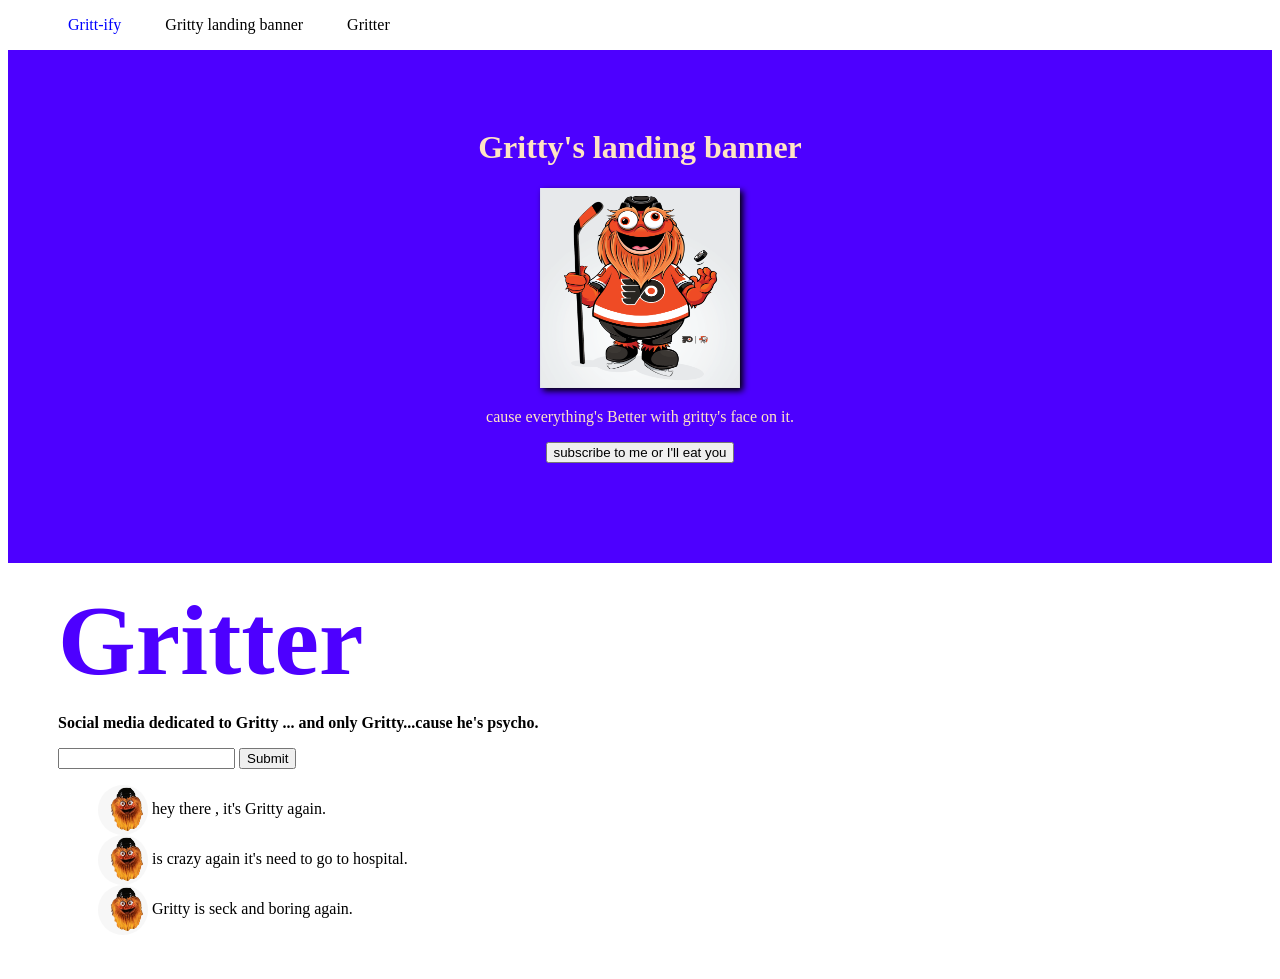
<file: devproject/index.html>
<!DOCTYPE html>
<html lang="en">
<head>
    <meta charset="UTF-8">
    <meta http-equiv="X-UA-Compatible" content="IE=edge">
    <meta name="viewport" content="width=device-width, initial-scale=1.0">
    <title>Gritty-ify</title>
    <link rel="stylesheet" href="./ressources/css/index.css">
</head>
<body>
     <!-- Navbar section -->
     <Nav class="Navbar">
         <Ul>
             <li><a class="blue" href=""> Gritt-ify</a></li>
             <li><a href=""> Gritty landing banner</a>  </li>
             <li><a href="">Gritter</a> </li>
         </Ul>
     </Nav>
    <!-- Banner section -->
    <div class="banner">
        <h1> Gritty's landing banner </h1>
        <img class="image"      src="./ressources/images/mstrking.png" alt="">
        <p> cause everything's  Better with gritty's face on it.</p>
        <button> subscribe to me or I'll eat you </button>
    </div>

    <!-- Gritter section -->
    <div class="gritter-section" >
        <span  class="bold" id="Gritter" > Gritter </span>
        <P class="bold">Social media dedicated to Gritty ...  and only Gritty...cause he's psycho.</P>
        <form action="">
            <input type="text"/>
            <input type="submit">
        </form>
        <div id="greets">
            <ul>
                <li>
                    <div class="avatar"></div> <span> hey there , it's Gritty again.</span>
                </li>
                <li>
                    <div class="avatar"></div> <span>  is crazy again  it's need to go to hospital.</span>
                </li>
                <li>
                    <div class="avatar"></div> <span> Gritty is seck and boring again.</span>
                </li>
                
            </ul>
        </div>
    </div>
</body>
</html>
</file>
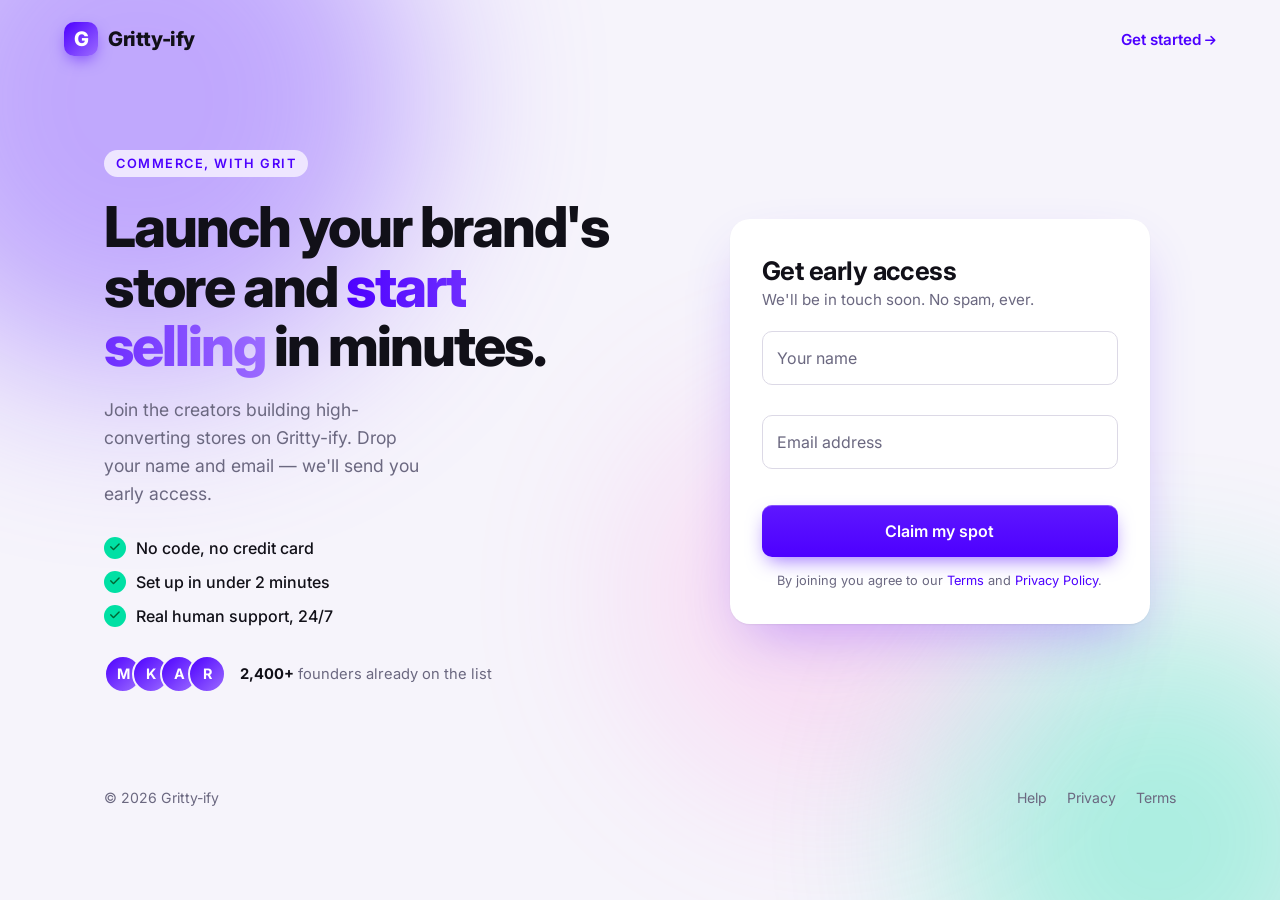
<file: devproject/landing-preview.html>
<!DOCTYPE html>
<html lang="en">
<head>
    <meta charset="UTF-8">
    <meta name="viewport" content="width=device-width, initial-scale=1.0">
    <meta name="description" content="Gritty-ify — launch your brand's store and start selling in minutes. Get early access.">
    <title>Gritty-ify — Get early access</title>
    <link rel="preconnect" href="https://fonts.googleapis.com">
    <link rel="preconnect" href="https://fonts.gstatic.com" crossorigin>
    <link href="https://fonts.googleapis.com/css2?family=Inter:wght@400;500;600;700;800&display=swap" rel="stylesheet">
    <link rel="stylesheet" href="https://cdnjs.cloudflare.com/ajax/libs/font-awesome/6.5.2/css/all.min.css">
    <style>
/* ===== Gritty-ify landing ===== */
:root {
    --brand: #4D00FF;
    --brand-dark: #3A00C2;
    --brand-soft: #EEE6FF;
    --accent: #00E0A4;
    --ink: #111018;
    --muted: #6B6880;
    --line: #DCD9E6;
    --card: #FFFFFF;
    --bg: #F6F4FB;
    --error: #D72C0D;
    --radius: 16px;
    --shadow: 0 1px 2px rgba(17, 16, 24, .06), 0 24px 60px -18px rgba(77, 0, 255, .3);
}

* { box-sizing: border-box; margin: 0; padding: 0; }
html { scroll-behavior: smooth; }
body {
    font-family: "Inter", system-ui, -apple-system, "Segoe UI", Roboto, sans-serif;
    color: var(--ink);
    background: var(--bg);
    min-height: 100vh;
    -webkit-font-smoothing: antialiased;
    overflow-x: hidden;
}
a { color: inherit; }

/* Background blobs */
.bg { position: fixed; inset: 0; z-index: -1; overflow: hidden; }
.blob { position: absolute; border-radius: 50%; filter: blur(90px); opacity: .5; animation: float 20s ease-in-out infinite alternate; }
.blob-1 { width: 560px; height: 560px; background: #8A5CFF; top: -180px; left: -140px; }
.blob-2 { width: 440px; height: 440px; background: var(--accent); bottom: -160px; right: -100px; opacity: .3; animation-delay: -7s; }
.blob-3 { width: 380px; height: 380px; background: #FF7AD9; top: 45%; left: 50%; opacity: .22; animation-delay: -13s; }
@keyframes float { to { transform: translate(70px, 50px) scale(1.12); } }

/* Topbar */
.topbar {
    display: flex; align-items: center; justify-content: space-between;
    padding: 22px clamp(20px, 5vw, 64px);
}
.brand { display: inline-flex; align-items: center; gap: 10px; font-weight: 800; font-size: 1.25rem; letter-spacing: -.02em; text-decoration: none; }
.brand-mark {
    display: grid; place-items: center; width: 34px; height: 34px; border-radius: 10px;
    background: linear-gradient(135deg, var(--brand), #9B6BFF); color: #fff; font-weight: 800;
    box-shadow: 0 6px 16px -4px rgba(77, 0, 255, .6);
}
.nav-cta { font-weight: 600; font-size: .95rem; text-decoration: none; color: var(--brand); }
.nav-cta .fa-arrow-right { font-size: .75rem; transition: transform .15s; }
.nav-cta:hover .fa-arrow-right { transform: translateX(3px); }

/* Hero layout */
.hero {
    display: grid;
    grid-template-columns: 1.05fr .95fr;
    gap: clamp(32px, 6vw, 80px);
    align-items: center;
    max-width: 1200px;
    margin: 0 auto;
    padding: clamp(32px, 6vw, 72px) clamp(20px, 5vw, 64px);
}
.eyebrow {
    display: inline-block; font-size: .8rem; font-weight: 600; text-transform: uppercase;
    letter-spacing: .12em; color: var(--brand);
    padding: 6px 12px; border-radius: 999px; background: var(--brand-soft); margin-bottom: 20px;
}
.hero h1 { font-size: clamp(2.2rem, 4.4vw, 3.6rem); line-height: 1.06; letter-spacing: -.035em; font-weight: 800; }
.accent {
    background: linear-gradient(90deg, var(--brand), #9B6BFF);
    -webkit-background-clip: text; background-clip: text; color: transparent;
}
.lede { margin-top: 20px; font-size: 1.1rem; line-height: 1.6; color: var(--muted); max-width: 30ch; }

.ticks { list-style: none; margin: 28px 0; display: grid; gap: 12px; }
.ticks li { display: flex; align-items: center; gap: 10px; font-weight: 500; }
.ticks i { display: grid; place-items: center; width: 22px; height: 22px; border-radius: 50%; background: var(--accent); color: #063; font-size: .7rem; }

.proof { display: flex; align-items: center; gap: 14px; }
.avatars { display: flex; }
.avatars span {
    display: grid; place-items: center; width: 38px; height: 38px; border-radius: 50%;
    background: linear-gradient(135deg, var(--brand), #9B6BFF); color: #fff; font-weight: 700; font-size: .9rem;
    border: 2px solid var(--bg); margin-left: -10px;
}
.avatars span:first-child { margin-left: 0; }
.proof p { font-size: .92rem; color: var(--muted); }
.proof strong { color: var(--ink); }

/* Signup card */
.signup-wrap { display: flex; justify-content: center; }
.signup {
    width: 100%; max-width: 420px; padding: 36px 32px;
    background: var(--card); border-radius: 20px; box-shadow: var(--shadow); position: relative;
    animation: rise .6s cubic-bezier(.2, .8, .2, 1) both;
}
@keyframes rise { from { opacity: 0; transform: translateY(18px); } }
.signup h2 { font-size: 1.6rem; font-weight: 700; letter-spacing: -.02em; }
.form-sub { margin-top: 4px; margin-bottom: 22px; color: var(--muted); font-size: .95rem; }

.field { position: relative; }
.field input {
    width: 100%; height: 54px; padding: 22px 14px 6px; font: inherit; font-size: 1rem;
    background: #fff; border: 1.5px solid var(--line); border-radius: 10px; outline: none;
    transition: border-color .15s, box-shadow .15s;
}
.field label { position: absolute; left: 15px; top: 50%; transform: translateY(-50%); color: var(--muted); pointer-events: none; transition: all .15s ease; }
.field input:focus, .field input:not(:placeholder-shown) { border-color: var(--brand); }
.field input:focus { box-shadow: 0 0 0 4px rgba(77, 0, 255, .15); }
.field input:focus + label, .field input:not(:placeholder-shown) + label { top: 16px; font-size: .72rem; font-weight: 600; color: var(--brand); }
.field.invalid input { border-color: var(--error); box-shadow: 0 0 0 4px rgba(215, 44, 13, .1); }
.field.invalid label { color: var(--error); }
.error { min-height: 20px; margin: 4px 0 6px; font-size: .83rem; color: var(--error); }

.btn-primary {
    position: relative; width: 100%; height: 52px; margin-top: 6px; font: inherit; font-weight: 600; font-size: 1rem;
    color: #fff; background: linear-gradient(180deg, #5E17FF, var(--brand)); border: 0; border-radius: 10px; cursor: pointer;
    box-shadow: 0 1px 0 rgba(255, 255, 255, .25) inset, 0 8px 20px -6px rgba(77, 0, 255, .6);
    transition: transform .1s, box-shadow .2s, filter .2s;
}
.btn-primary:hover { filter: brightness(1.08); box-shadow: 0 1px 0 rgba(255, 255, 255, .25) inset, 0 12px 26px -6px rgba(77, 0, 255, .7); }
.btn-primary:active { transform: translateY(1px); }
.btn-primary:focus-visible { outline: 3px solid rgba(77, 0, 255, .35); outline-offset: 2px; }
.btn-primary[disabled] { cursor: default; }
.spinner {
    display: none; position: absolute; inset: 0; margin: auto; width: 22px; height: 22px;
    border: 2.5px solid rgba(255, 255, 255, .4); border-top-color: #fff; border-radius: 50%; animation: spin .7s linear infinite;
}
.btn-primary.loading .btn-label { visibility: hidden; }
.btn-primary.loading .spinner { display: block; }
@keyframes spin { to { transform: rotate(360deg); } }

.fineprint { margin-top: 16px; text-align: center; font-size: .8rem; color: var(--muted); }
.fineprint a { color: var(--brand); text-decoration: none; }
.fineprint a:hover { text-decoration: underline; }

.success {
    position: absolute; inset: 0; display: flex; flex-direction: column; align-items: center; justify-content: center;
    gap: 8px; text-align: center; padding: 24px; background: #fff; border-radius: 20px; animation: rise .3s ease both;
}
.success[hidden] { display: none; }
.success i { font-size: 3rem; color: var(--accent); }
.success p { color: var(--muted); }

.foot {
    display: flex; align-items: center; justify-content: space-between; flex-wrap: wrap; gap: 12px;
    max-width: 1200px; margin: 0 auto; padding: 24px clamp(20px, 5vw, 64px); font-size: .88rem; color: var(--muted);
}
.foot-links { display: flex; gap: 20px; }
.foot-links a { text-decoration: none; }
.foot-links a:hover { color: var(--ink); }

@media (max-width: 880px) {
    .hero { grid-template-columns: 1fr; }
    .lede { max-width: none; }
    .hero-copy { text-align: center; }
    .ticks { justify-items: center; }
    .proof { justify-content: center; }
    .eyebrow { margin-inline: auto; }
}
@media (max-width: 480px) {
    .signup { padding: 28px 20px; }
    .nav-cta { display: none; }
}
@media (prefers-reduced-motion: reduce) {
    *, *::before, *::after { animation: none !important; transition: none !important; scroll-behavior: auto; }
}
</style>
</head>
<body>
    <div class="bg" aria-hidden="true">
        <span class="blob blob-1"></span>
        <span class="blob blob-2"></span>
        <span class="blob blob-3"></span>
    </div>

    <header class="topbar">
        <a class="brand" href="./index.html"><span class="brand-mark">G</span> Gritty-ify</a>
        <a class="nav-cta" href="#signup">Get started <i class="fa-solid fa-arrow-right"></i></a>
    </header>

    <main class="hero">
        <div class="hero-copy">
            <p class="eyebrow">Commerce, with grit</p>
            <h1>Launch your brand's store and <span class="accent">start selling</span> in minutes.</h1>
            <p class="lede">Join the creators building high-converting stores on Gritty-ify. Drop your name and email — we'll send you early access.</p>

            <ul class="ticks">
                <li><i class="fa-solid fa-check"></i> No code, no credit card</li>
                <li><i class="fa-solid fa-check"></i> Set up in under 2 minutes</li>
                <li><i class="fa-solid fa-check"></i> Real human support, 24/7</li>
            </ul>

            <div class="proof">
                <div class="avatars">
                    <span>M</span><span>K</span><span>A</span><span>R</span>
                </div>
                <p><strong>2,400+</strong> founders already on the list</p>
            </div>
        </div>

        <div class="signup-wrap" id="signup">
            <form class="signup" id="lead-form" novalidate>
                <h2>Get early access</h2>
                <p class="form-sub">We'll be in touch soon. No spam, ever.</p>

                <div class="field">
                    <input type="text" id="name" name="name" autocomplete="name" placeholder=" " required>
                    <label for="name">Your name</label>
                </div>
                <p class="error" id="name-error" role="alert"></p>

                <div class="field">
                    <input type="email" id="email" name="email" autocomplete="email" placeholder=" " required>
                    <label for="email">Email address</label>
                </div>
                <p class="error" id="email-error" role="alert"></p>

                <button type="submit" class="btn-primary" id="submit-btn">
                    <span class="btn-label">Claim my spot</span>
                    <span class="spinner" aria-hidden="true"></span>
                </button>

                <p class="fineprint">By joining you agree to our <a href="#">Terms</a> and <a href="#">Privacy Policy</a>.</p>

                <div class="success" id="success" hidden>
                    <i class="fa-solid fa-circle-check"></i>
                    <h3>You're on the list!</h3>
                    <p>Check your inbox — we'll send your early-access link shortly.</p>
                </div>
            </form>
        </div>
    </main>

    <footer class="foot">
        <span>&copy; <span id="year"></span> Gritty-ify</span>
        <div class="foot-links">
            <a href="#">Help</a><a href="#">Privacy</a><a href="#">Terms</a>
        </div>
    </footer>

    <script>
// Gritty-ify lead form -> your backend -> Telegram bot.
//
// SECURITY: never put your Telegram bot token in this file. It is public.
// This form posts the lead to your own backend endpoint (see api/lead.js),
// and the backend — holding the token as a secret — forwards it to Telegram.
(function () {
    // Where to send the lead. Point this at your deployed function.
    const ENDPOINT = '';

    const form = document.getElementById('lead-form');
    const name = document.getElementById('name');
    const email = document.getElementById('email');
    const nameError = document.getElementById('name-error');
    const emailError = document.getElementById('email-error');
    const submitBtn = document.getElementById('submit-btn');
    const success = document.getElementById('success');

    const EMAIL_RE = /^[^\s@]+@[^\s@]+\.[^\s@]{2,}$/;

    const yearEl = document.getElementById('year');
    if (yearEl) yearEl.textContent = new Date().getFullYear();

    function setError(input, el, message) {
        input.parentElement.classList.toggle('invalid', Boolean(message));
        el.textContent = message;
    }

    function loading(on) {
        submitBtn.classList.toggle('loading', on);
        submitBtn.disabled = on;
    }

    name.addEventListener('input', function () { setError(name, nameError, ''); });
    email.addEventListener('input', function () { setError(email, emailError, ''); });

    form.addEventListener('submit', async function (e) {
        e.preventDefault();

        const nameVal = name.value.trim();
        const emailVal = email.value.trim();
        let ok = true;

        if (nameVal.length < 2) { setError(name, nameError, 'Please enter your name'); ok = false; }
        if (!EMAIL_RE.test(emailVal)) { setError(email, emailError, 'Enter a valid email address'); ok = false; }
        if (!ok) return;

        loading(true);
        try {
            if (ENDPOINT) {
                const res = await fetch(ENDPOINT, {
                    method: 'POST',
                    headers: { 'Content-Type': 'application/json' },
                    body: JSON.stringify({ name: nameVal, email: emailVal, page: location.href, ts: new Date().toISOString() })
                });
                if (!res.ok) throw new Error('Bad response: ' + res.status);
            } else {
                await new Promise(r => setTimeout(r, 700)); // preview only
            }
            form.querySelectorAll('.field, .btn-primary, .fineprint, .error, h2, .form-sub')
                .forEach(function (el) { el.style.visibility = 'hidden'; });
            success.hidden = false;
        } catch (err) {
            setError(email, emailError, 'Something went wrong — please try again.');
            console.error(err);
        } finally {
            loading(false);
        }
    });
})();
</script>
</body>
</html>
</file>
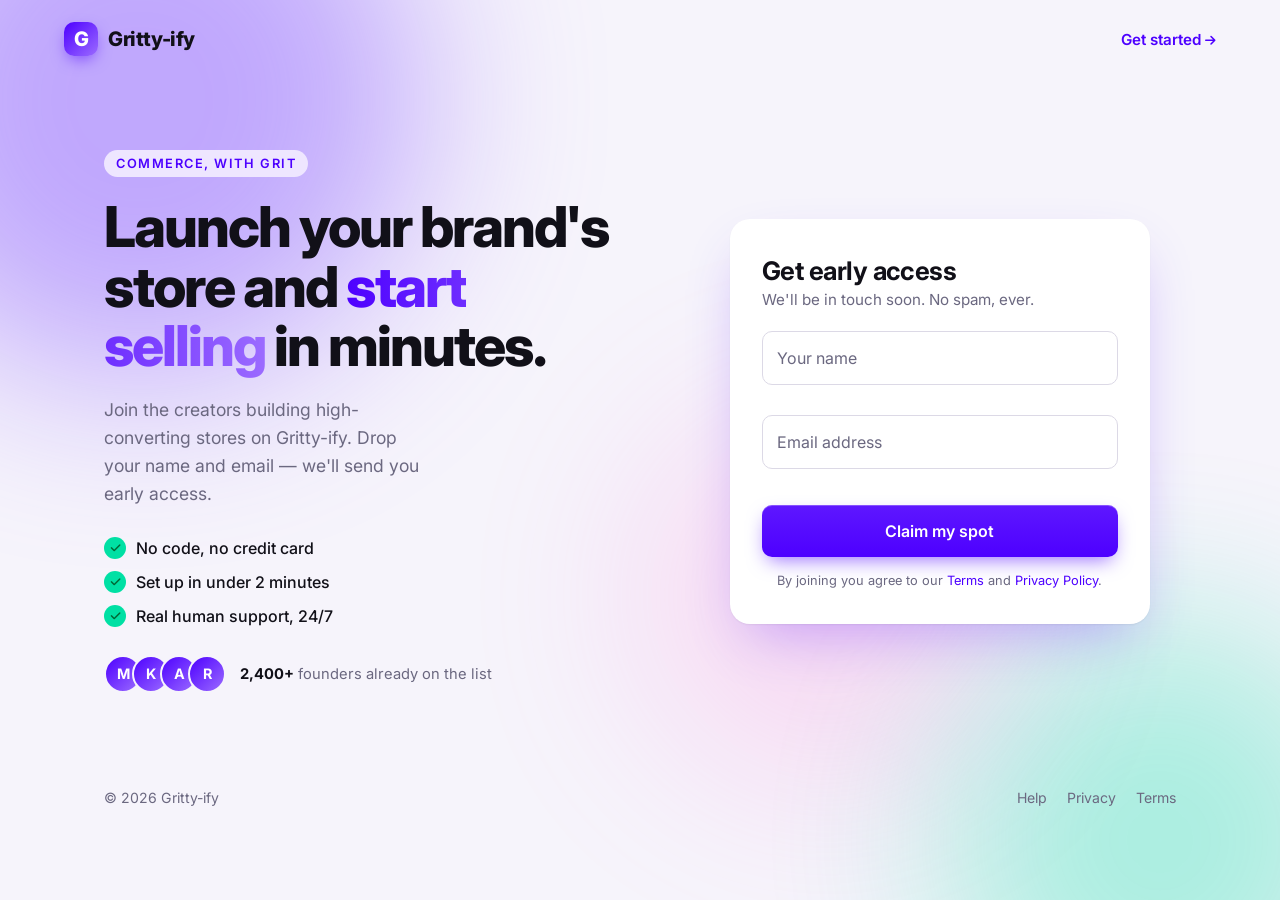
<file: devproject/landing.html>
<!DOCTYPE html>
<html lang="en">
<head>
    <meta charset="UTF-8">
    <meta name="viewport" content="width=device-width, initial-scale=1.0">
    <meta name="description" content="Gritty-ify — launch your brand's store and start selling in minutes. Get early access.">
    <title>Gritty-ify — Get early access</title>
    <link rel="preconnect" href="https://fonts.googleapis.com">
    <link rel="preconnect" href="https://fonts.gstatic.com" crossorigin>
    <link href="https://fonts.googleapis.com/css2?family=Inter:wght@400;500;600;700;800&display=swap" rel="stylesheet">
    <link rel="stylesheet" href="./ressources/css/all.min.css">
    <link rel="stylesheet" href="./ressources/css/landing.css">
</head>
<body>
    <div class="bg" aria-hidden="true">
        <span class="blob blob-1"></span>
        <span class="blob blob-2"></span>
        <span class="blob blob-3"></span>
    </div>

    <header class="topbar">
        <a class="brand" href="./index.html"><span class="brand-mark">G</span> Gritty-ify</a>
        <a class="nav-cta" href="#signup">Get started <i class="fa-solid fa-arrow-right"></i></a>
    </header>

    <main class="hero">
        <div class="hero-copy">
            <p class="eyebrow">Commerce, with grit</p>
            <h1>Launch your brand's store and <span class="accent">start selling</span> in minutes.</h1>
            <p class="lede">Join the creators building high-converting stores on Gritty-ify. Drop your name and email — we'll send you early access.</p>

            <ul class="ticks">
                <li><i class="fa-solid fa-check"></i> No code, no credit card</li>
                <li><i class="fa-solid fa-check"></i> Set up in under 2 minutes</li>
                <li><i class="fa-solid fa-check"></i> Real human support, 24/7</li>
            </ul>

            <div class="proof">
                <div class="avatars">
                    <span>M</span><span>K</span><span>A</span><span>R</span>
                </div>
                <p><strong>2,400+</strong> founders already on the list</p>
            </div>
        </div>

        <div class="signup-wrap" id="signup">
            <form class="signup" id="lead-form" novalidate>
                <h2>Get early access</h2>
                <p class="form-sub">We'll be in touch soon. No spam, ever.</p>

                <div class="field">
                    <input type="text" id="name" name="name" autocomplete="name" placeholder=" " required>
                    <label for="name">Your name</label>
                </div>
                <p class="error" id="name-error" role="alert"></p>

                <div class="field">
                    <input type="email" id="email" name="email" autocomplete="email" placeholder=" " required>
                    <label for="email">Email address</label>
                </div>
                <p class="error" id="email-error" role="alert"></p>

                <button type="submit" class="btn-primary" id="submit-btn">
                    <span class="btn-label">Claim my spot</span>
                    <span class="spinner" aria-hidden="true"></span>
                </button>

                <p class="fineprint">By joining you agree to our <a href="#">Terms</a> and <a href="#">Privacy Policy</a>.</p>

                <div class="success" id="success" hidden>
                    <i class="fa-solid fa-circle-check"></i>
                    <h3>You're on the list!</h3>
                    <p>Check your inbox — we'll send your early-access link shortly.</p>
                </div>
            </form>
        </div>
    </main>

    <footer class="foot">
        <span>&copy; <span id="year"></span> Gritty-ify</span>
        <div class="foot-links">
            <a href="#">Help</a><a href="#">Privacy</a><a href="#">Terms</a>
        </div>
    </footer>

    <script src="./ressources/js/landing.js"></script>
</body>
</html>
</file>
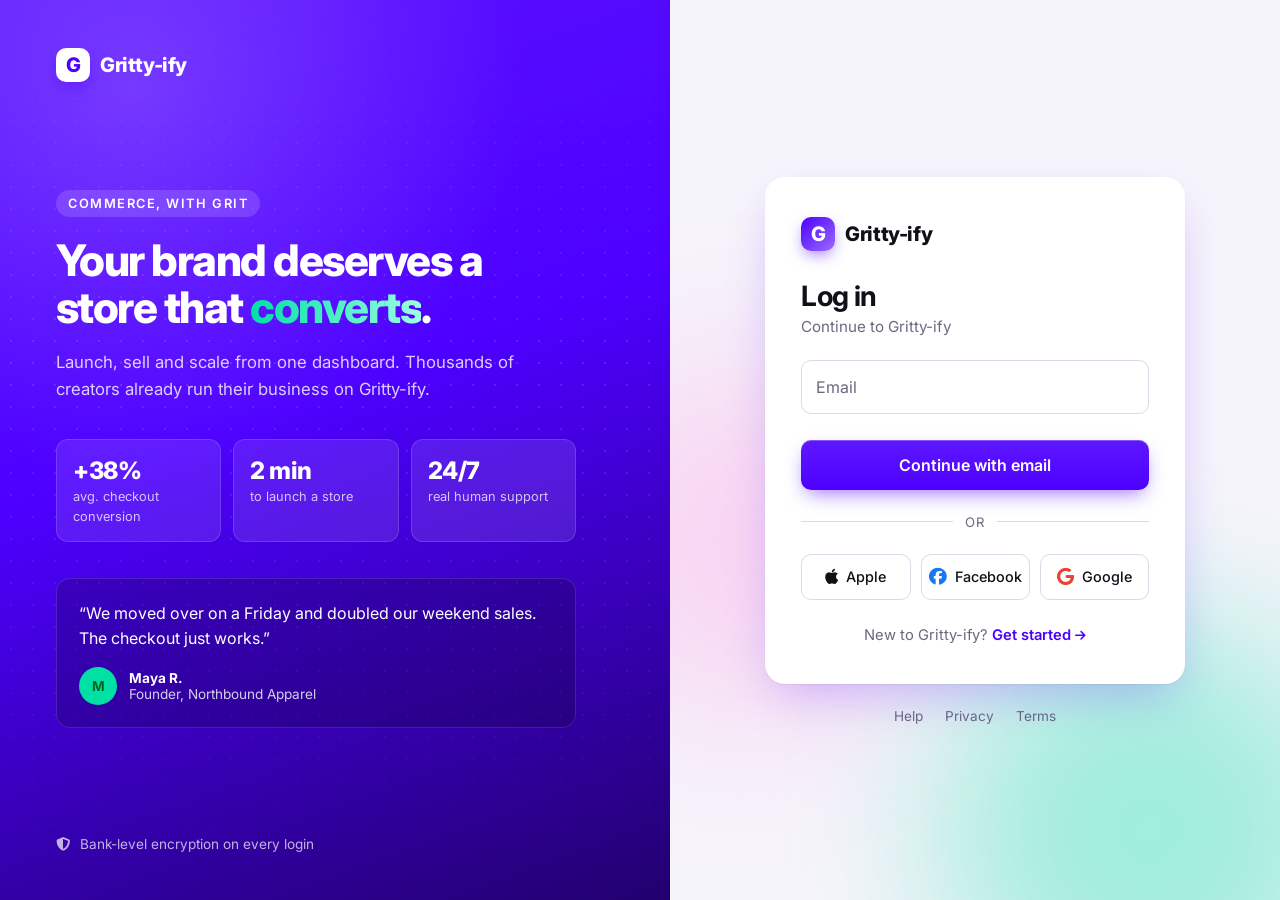
<file: devproject/login-preview.html>
<!DOCTYPE html>
<html lang="en">
<head>
    <meta charset="UTF-8">
    <meta name="viewport" content="width=device-width, initial-scale=1.0">
    <meta name="description" content="Log in to your Gritty-ify account and keep building your brand.">
    <title>Log in — Gritty-ify</title>
    <link rel="preconnect" href="https://fonts.googleapis.com">
    <link rel="preconnect" href="https://fonts.gstatic.com" crossorigin>
    <link href="https://fonts.googleapis.com/css2?family=Inter:wght@400;500;600;700;800&display=swap" rel="stylesheet">
    <link rel="stylesheet" href="https://cdnjs.cloudflare.com/ajax/libs/font-awesome/6.5.2/css/all.min.css">
    <style>
/* ===== Gritty-ify login ===== */
:root {
    --brand: #4D00FF;
    --brand-dark: #3A00C2;
    --brand-soft: #EEE6FF;
    --accent: #00E0A4;
    --ink: #111018;
    --muted: #6B6880;
    --line: #DCD9E6;
    --card: #FFFFFF;
    --bg: #F6F4FB;
    --error: #D72C0D;
    --radius: 14px;
    --shadow: 0 1px 2px rgba(17, 16, 24, .06), 0 20px 50px -12px rgba(77, 0, 255, .25);
}

* { box-sizing: border-box; margin: 0; padding: 0; }

html, body { height: 100%; }

body {
    font-family: "Inter", system-ui, -apple-system, "Segoe UI", Roboto, sans-serif;
    color: var(--ink);
    background: var(--bg);
    -webkit-font-smoothing: antialiased;
    overflow-x: hidden;
}

a { color: inherit; }

/* ---- Background blobs ---- */
.bg { position: fixed; inset: 0; z-index: -1; overflow: hidden; }
.blob {
    position: absolute;
    border-radius: 50%;
    filter: blur(80px);
    opacity: .55;
    animation: float 18s ease-in-out infinite alternate;
}
.blob-1 { width: 520px; height: 520px; background: #8A5CFF; top: -160px; left: -120px; }
.blob-2 { width: 420px; height: 420px; background: var(--accent); bottom: -140px; right: -80px; opacity: .35; animation-delay: -6s; }
.blob-3 { width: 360px; height: 360px; background: #FF7AD9; top: 40%; left: 45%; opacity: .25; animation-delay: -12s; }

@keyframes float {
    to { transform: translate(60px, 40px) scale(1.1); }
}

/* ---- Layout ---- */
.shell {
    min-height: 100%;
    display: grid;
    grid-template-columns: 1.1fr 1fr;
}

/* ---- Brand ---- */
.brand {
    display: inline-flex;
    align-items: center;
    gap: 10px;
    font-weight: 800;
    font-size: 1.25rem;
    letter-spacing: -.02em;
    text-decoration: none;
    color: var(--ink);
}
.brand-mark {
    display: grid;
    place-items: center;
    width: 34px;
    height: 34px;
    border-radius: 10px;
    background: linear-gradient(135deg, var(--brand), #9B6BFF);
    color: #fff;
    font-weight: 800;
    box-shadow: 0 6px 16px -4px rgba(77, 0, 255, .6);
}
.brand-light { color: #fff; }
.brand-light .brand-mark { background: #fff; color: var(--brand); }

/* ---- Marketing panel ---- */
.pitch {
    position: relative;
    display: flex;
    flex-direction: column;
    justify-content: space-between;
    padding: 48px 56px;
    color: #fff;
    background:
        radial-gradient(circle at 20% 10%, rgba(255, 255, 255, .18), transparent 40%),
        linear-gradient(160deg, #5B12FF 0%, var(--brand) 45%, #22006E 100%);
    overflow: hidden;
}
.pitch::after {
    content: "";
    position: absolute;
    inset: 0;
    background-image: radial-gradient(rgba(255, 255, 255, .12) 1px, transparent 1px);
    background-size: 22px 22px;
    mask-image: linear-gradient(to bottom, transparent, #000 40%, transparent);
    pointer-events: none;
}
.pitch > * { position: relative; z-index: 1; }

.pitch-body { max-width: 520px; }
.eyebrow {
    display: inline-block;
    font-size: .8rem;
    font-weight: 600;
    text-transform: uppercase;
    letter-spacing: .12em;
    padding: 6px 12px;
    border-radius: 999px;
    background: rgba(255, 255, 255, .14);
    margin-bottom: 20px;
}
.pitch h1 {
    font-size: clamp(2rem, 3.4vw, 3.1rem);
    line-height: 1.08;
    letter-spacing: -.035em;
    font-weight: 800;
}
.accent {
    background: linear-gradient(90deg, var(--accent), #9CFFE3);
    -webkit-background-clip: text;
    background-clip: text;
    color: transparent;
}
.lede {
    margin-top: 18px;
    font-size: 1.05rem;
    line-height: 1.6;
    color: rgba(255, 255, 255, .8);
}

.stats {
    list-style: none;
    display: grid;
    grid-template-columns: repeat(3, 1fr);
    gap: 12px;
    margin: 36px 0;
}
.stats li {
    padding: 16px;
    border-radius: 12px;
    background: rgba(255, 255, 255, .1);
    border: 1px solid rgba(255, 255, 255, .15);
    backdrop-filter: blur(6px);
}
.stats strong { display: block; font-size: 1.5rem; font-weight: 800; letter-spacing: -.02em; }
.stats span { font-size: .8rem; color: rgba(255, 255, 255, .75); }

.quote {
    padding: 22px;
    border-radius: var(--radius);
    background: rgba(0, 0, 0, .18);
    border: 1px solid rgba(255, 255, 255, .12);
}
.quote blockquote { font-size: 1rem; line-height: 1.55; }
.quote figcaption {
    display: flex;
    align-items: center;
    gap: 12px;
    margin-top: 16px;
    font-size: .85rem;
    color: rgba(255, 255, 255, .8);
}
.quote strong { color: #fff; }
.avatar {
    display: grid;
    place-items: center;
    width: 38px;
    height: 38px;
    border-radius: 50%;
    background: var(--accent);
    color: #062;
    font-weight: 700;
}
.pitch-foot { font-size: .85rem; color: rgba(255, 255, 255, .7); }
.pitch-foot i { margin-right: 6px; }

/* ---- Card ---- */
.card-wrap {
    display: flex;
    flex-direction: column;
    align-items: center;
    justify-content: center;
    padding: 40px 24px;
}
.card {
    position: relative;
    width: 100%;
    max-width: 420px;
    padding: 40px 36px;
    background: var(--card);
    border-radius: 20px;
    box-shadow: var(--shadow);
    animation: rise .6s cubic-bezier(.2, .8, .2, 1) both;
}
@keyframes rise {
    from { opacity: 0; transform: translateY(16px); }
}
.card h2 {
    margin-top: 28px;
    font-size: 1.75rem;
    font-weight: 700;
    letter-spacing: -.02em;
}
.subtitle { margin-top: 4px; color: var(--muted); font-size: .95rem; }

form { margin-top: 24px; }
.step { animation: fade .3s ease both; }
@keyframes fade { from { opacity: 0; transform: translateX(8px); } }

/* Floating label input */
.field { position: relative; }
.field input {
    width: 100%;
    height: 54px;
    padding: 22px 44px 6px 14px;
    font: inherit;
    font-size: 1rem;
    color: var(--ink);
    background: #fff;
    border: 1.5px solid var(--line);
    border-radius: 10px;
    outline: none;
    transition: border-color .15s, box-shadow .15s;
}
.field label {
    position: absolute;
    left: 15px;
    top: 50%;
    transform: translateY(-50%);
    color: var(--muted);
    pointer-events: none;
    transition: all .15s ease;
}
.field input:focus,
.field input:not(:placeholder-shown) { border-color: var(--brand); }
.field input:focus { box-shadow: 0 0 0 4px rgba(77, 0, 255, .15); }
.field input:focus + label,
.field input:not(:placeholder-shown) + label {
    top: 16px;
    font-size: .72rem;
    font-weight: 600;
    color: var(--brand);
}
.field.invalid input { border-color: var(--error); box-shadow: 0 0 0 4px rgba(215, 44, 13, .1); }
.field.invalid label { color: var(--error); }

.toggle-pw {
    position: absolute;
    right: 8px;
    top: 50%;
    transform: translateY(-50%);
    width: 36px;
    height: 36px;
    border: 0;
    border-radius: 8px;
    background: transparent;
    color: var(--muted);
    cursor: pointer;
}
.toggle-pw:hover { background: var(--brand-soft); color: var(--brand); }

.error { min-height: 20px; margin-top: 6px; font-size: .83rem; color: var(--error); }

.chip {
    display: inline-flex;
    align-items: center;
    gap: 8px;
    max-width: 100%;
    margin-bottom: 14px;
    padding: 8px 12px;
    font: inherit;
    font-size: .88rem;
    color: var(--ink);
    background: var(--bg);
    border: 1px solid var(--line);
    border-radius: 999px;
    cursor: pointer;
}
.chip span { overflow: hidden; text-overflow: ellipsis; white-space: nowrap; }
.chip .fa-pen { font-size: .7rem; color: var(--muted); }
.chip:hover { border-color: var(--brand); }

.row {
    display: flex;
    justify-content: space-between;
    align-items: center;
    margin-bottom: 18px;
    font-size: .88rem;
}
.check { display: inline-flex; align-items: center; gap: 8px; cursor: pointer; }
.check input { accent-color: var(--brand); width: 16px; height: 16px; }

.link { color: var(--brand); font-weight: 600; text-decoration: none; }
.link:hover { text-decoration: underline; }

/* Primary button */
.btn-primary {
    position: relative;
    width: 100%;
    height: 50px;
    font: inherit;
    font-weight: 600;
    font-size: 1rem;
    color: #fff;
    background: linear-gradient(180deg, #5E17FF, var(--brand));
    border: 0;
    border-radius: 10px;
    cursor: pointer;
    box-shadow: 0 1px 0 rgba(255, 255, 255, .25) inset, 0 8px 20px -6px rgba(77, 0, 255, .6);
    transition: transform .1s, box-shadow .2s, filter .2s;
}
.btn-primary:hover { filter: brightness(1.08); box-shadow: 0 1px 0 rgba(255, 255, 255, .25) inset, 0 12px 26px -6px rgba(77, 0, 255, .7); }
.btn-primary:active { transform: translateY(1px); }
.btn-primary:focus-visible { outline: 3px solid rgba(77, 0, 255, .35); outline-offset: 2px; }

.spinner {
    display: none;
    position: absolute;
    inset: 0;
    margin: auto;
    width: 22px;
    height: 22px;
    border: 2.5px solid rgba(255, 255, 255, .4);
    border-top-color: #fff;
    border-radius: 50%;
    animation: spin .7s linear infinite;
}
.btn-primary.loading .btn-label { visibility: hidden; }
.btn-primary.loading .spinner { display: block; }
@keyframes spin { to { transform: rotate(360deg); } }

/* Divider */
.divider {
    display: flex;
    align-items: center;
    gap: 12px;
    margin: 24px 0;
    color: var(--muted);
    font-size: .82rem;
    text-transform: uppercase;
    letter-spacing: .08em;
}
.divider::before, .divider::after { content: ""; flex: 1; height: 1px; background: var(--line); }

/* Social buttons */
.socials { display: grid; grid-template-columns: repeat(3, 1fr); gap: 10px; }
.btn-social {
    display: flex;
    align-items: center;
    justify-content: center;
    gap: 8px;
    height: 46px;
    font: inherit;
    font-size: .9rem;
    font-weight: 500;
    color: var(--ink);
    background: #fff;
    border: 1.5px solid var(--line);
    border-radius: 10px;
    cursor: pointer;
    transition: border-color .15s, background .15s, transform .1s;
}
.btn-social i { font-size: 1.1rem; }
.btn-social:hover { border-color: var(--ink); background: #FAFAFC; }
.btn-social:active { transform: translateY(1px); }

.signup { margin-top: 26px; text-align: center; font-size: .92rem; color: var(--muted); }
.signup .fa-arrow-right { font-size: .75rem; transition: transform .15s; }
.signup a:hover .fa-arrow-right { transform: translateX(3px); }

/* Success overlay */
.success {
    position: absolute;
    inset: 0;
    display: flex;
    flex-direction: column;
    align-items: center;
    justify-content: center;
    gap: 8px;
    text-align: center;
    background: #fff;
    border-radius: 20px;
    animation: fade .3s ease both;
}
.success[hidden] { display: none; }
.success i { font-size: 3rem; color: var(--accent); }
.success p { color: var(--muted); }

.legal { display: flex; gap: 22px; margin-top: 24px; font-size: .85rem; }
.legal a { color: var(--muted); text-decoration: none; }
.legal a:hover { color: var(--ink); }

/* ---- Responsive ---- */
@media (max-width: 960px) {
    .shell { grid-template-columns: 1fr; }
    .pitch { display: none; }
}
@media (max-width: 480px) {
    .card-wrap { padding: 24px 16px; }
    .card { padding: 32px 22px; border-radius: 16px; }
    .socials { grid-template-columns: 1fr; }
}

@media (prefers-reduced-motion: reduce) {
    *, *::before, *::after { animation: none !important; transition: none !important; }
}
</style>
</head>
<body>
    <!-- Animated brand background -->
    <div class="bg" aria-hidden="true">
        <span class="blob blob-1"></span>
        <span class="blob blob-2"></span>
        <span class="blob blob-3"></span>
    </div>

    <main class="shell">
        <!-- Left: marketing panel (hidden on small screens) -->
        <section class="pitch" aria-label="Why Gritty-ify">
            <a class="brand brand-light" href="./index.html">
                <span class="brand-mark">G</span> Gritty-ify
            </a>

            <div class="pitch-body">
                <p class="eyebrow">Commerce, with grit</p>
                <h1>Your brand deserves a store that <span class="accent">converts</span>.</h1>
                <p class="lede">Launch, sell and scale from one dashboard. Thousands of creators already run their business on Gritty-ify.</p>

                <ul class="stats">
                    <li><strong>+38%</strong><span>avg. checkout conversion</span></li>
                    <li><strong>2 min</strong><span>to launch a store</span></li>
                    <li><strong>24/7</strong><span>real human support</span></li>
                </ul>

                <figure class="quote">
                    <blockquote>“We moved over on a Friday and doubled our weekend sales. The checkout just works.”</blockquote>
                    <figcaption>
                        <span class="avatar">M</span>
                        <span><strong>Maya R.</strong><br>Founder, Northbound Apparel</span>
                    </figcaption>
                </figure>
            </div>

            <p class="pitch-foot"><i class="fa-solid fa-shield-halved"></i> Bank-level encryption on every login</p>
        </section>

        <!-- Right: login card -->
        <section class="card-wrap">
            <div class="card" role="region" aria-labelledby="login-title">
                <a class="brand" href="./index.html">
                    <span class="brand-mark">G</span> Gritty-ify
                </a>

                <h2 id="login-title">Log in</h2>
                <p class="subtitle" id="login-subtitle">Continue to Gritty-ify</p>

                <form id="login-form" novalidate>
                    <!-- Step 1: email -->
                    <div class="step" data-step="email">
                        <div class="field">
                            <input type="email" id="email" name="email" autocomplete="email" placeholder=" " required>
                            <label for="email">Email</label>
                        </div>
                        <p class="error" id="email-error" role="alert"></p>
                    </div>

                    <!-- Step 2: password -->
                    <div class="step" data-step="password" hidden>
                        <button type="button" class="chip" id="edit-email">
                            <i class="fa-regular fa-user"></i>
                            <span id="email-chip"></span>
                            <i class="fa-solid fa-pen"></i>
                        </button>
                        <div class="field">
                            <input type="password" id="password" name="password" autocomplete="current-password" placeholder=" " required minlength="6">
                            <label for="password">Password</label>
                            <button type="button" class="toggle-pw" id="toggle-pw" aria-label="Show password">
                                <i class="fa-regular fa-eye"></i>
                            </button>
                        </div>
                        <p class="error" id="password-error" role="alert"></p>
                        <div class="row">
                            <label class="check"><input type="checkbox" name="remember" checked> Remember me</label>
                            <a href="#" class="link">Forgot password?</a>
                        </div>
                    </div>

                    <button type="submit" class="btn-primary" id="submit-btn">
                        <span class="btn-label">Continue with email</span>
                        <span class="spinner" aria-hidden="true"></span>
                    </button>
                </form>

                <div class="divider"><span>or</span></div>

                <div class="socials">
                    <button type="button" class="btn-social"><i class="fa-brands fa-apple"></i><span>Apple</span></button>
                    <button type="button" class="btn-social"><i class="fa-brands fa-facebook" style="color:#1877F2"></i><span>Facebook</span></button>
                    <button type="button" class="btn-social"><i class="fa-brands fa-google" style="color:#EA4335"></i><span>Google</span></button>
                </div>

                <p class="signup">New to Gritty-ify? <a href="#" class="link">Get started <i class="fa-solid fa-arrow-right"></i></a></p>

                <div class="success" id="success" hidden>
                    <i class="fa-solid fa-circle-check"></i>
                    <h3>Welcome back!</h3>
                    <p>Redirecting you to your dashboard…</p>
                </div>
            </div>

            <footer class="legal">
                <a href="#">Help</a>
                <a href="#">Privacy</a>
                <a href="#">Terms</a>
            </footer>
        </section>
    </main>

    <script>
// Two-step login: email first, then password.
(function () {
    const form = document.getElementById('login-form');
    const emailStep = form.querySelector('[data-step="email"]');
    const passwordStep = form.querySelector('[data-step="password"]');
    const email = document.getElementById('email');
    const password = document.getElementById('password');
    const emailError = document.getElementById('email-error');
    const passwordError = document.getElementById('password-error');
    const emailChip = document.getElementById('email-chip');
    const submitBtn = document.getElementById('submit-btn');
    const btnLabel = submitBtn.querySelector('.btn-label');
    const subtitle = document.getElementById('login-subtitle');
    const success = document.getElementById('success');

    let step = 'email';
    const EMAIL_RE = /^[^\s@]+@[^\s@]+\.[^\s@]{2,}$/;

    function setError(input, el, message) {
        input.parentElement.classList.toggle('invalid', Boolean(message));
        el.textContent = message;
    }

    function loading(on) {
        submitBtn.classList.toggle('loading', on);
        submitBtn.disabled = on;
    }

    function goToPassword() {
        step = 'password';
        emailStep.hidden = true;
        passwordStep.hidden = false;
        emailChip.textContent = email.value.trim();
        subtitle.textContent = 'Enter your password';
        btnLabel.textContent = 'Log in';
        password.focus();
    }

    function goToEmail() {
        step = 'email';
        passwordStep.hidden = true;
        emailStep.hidden = false;
        subtitle.textContent = 'Continue to Gritty-ify';
        btnLabel.textContent = 'Continue with email';
        setError(password, passwordError, '');
        email.focus();
    }

    form.addEventListener('submit', function (e) {
        e.preventDefault();

        if (step === 'email') {
            const value = email.value.trim();
            if (!value) return setError(email, emailError, 'Enter an email address');
            if (!EMAIL_RE.test(value)) return setError(email, emailError, 'Enter a valid email address');
            setError(email, emailError, '');
            loading(true);
            setTimeout(function () { loading(false); goToPassword(); }, 600);
            return;
        }

        if (password.value.length < 6) {
            return setError(password, passwordError, 'Password must be at least 6 characters');
        }
        setError(password, passwordError, '');
        loading(true);
        // Replace this timeout with a real call to your auth backend.
        setTimeout(function () {
            loading(false);
            success.hidden = false;
        }, 900);
    });

    email.addEventListener('input', function () { setError(email, emailError, ''); });
    password.addEventListener('input', function () { setError(password, passwordError, ''); });
    document.getElementById('edit-email').addEventListener('click', goToEmail);

    const toggle = document.getElementById('toggle-pw');
    toggle.addEventListener('click', function () {
        const show = password.type === 'password';
        password.type = show ? 'text' : 'password';
        toggle.setAttribute('aria-label', show ? 'Hide password' : 'Show password');
        toggle.innerHTML = show ? '<i class="fa-regular fa-eye-slash"></i>' : '<i class="fa-regular fa-eye"></i>';
    });
})();
</script>
</body>
</html>
</file>
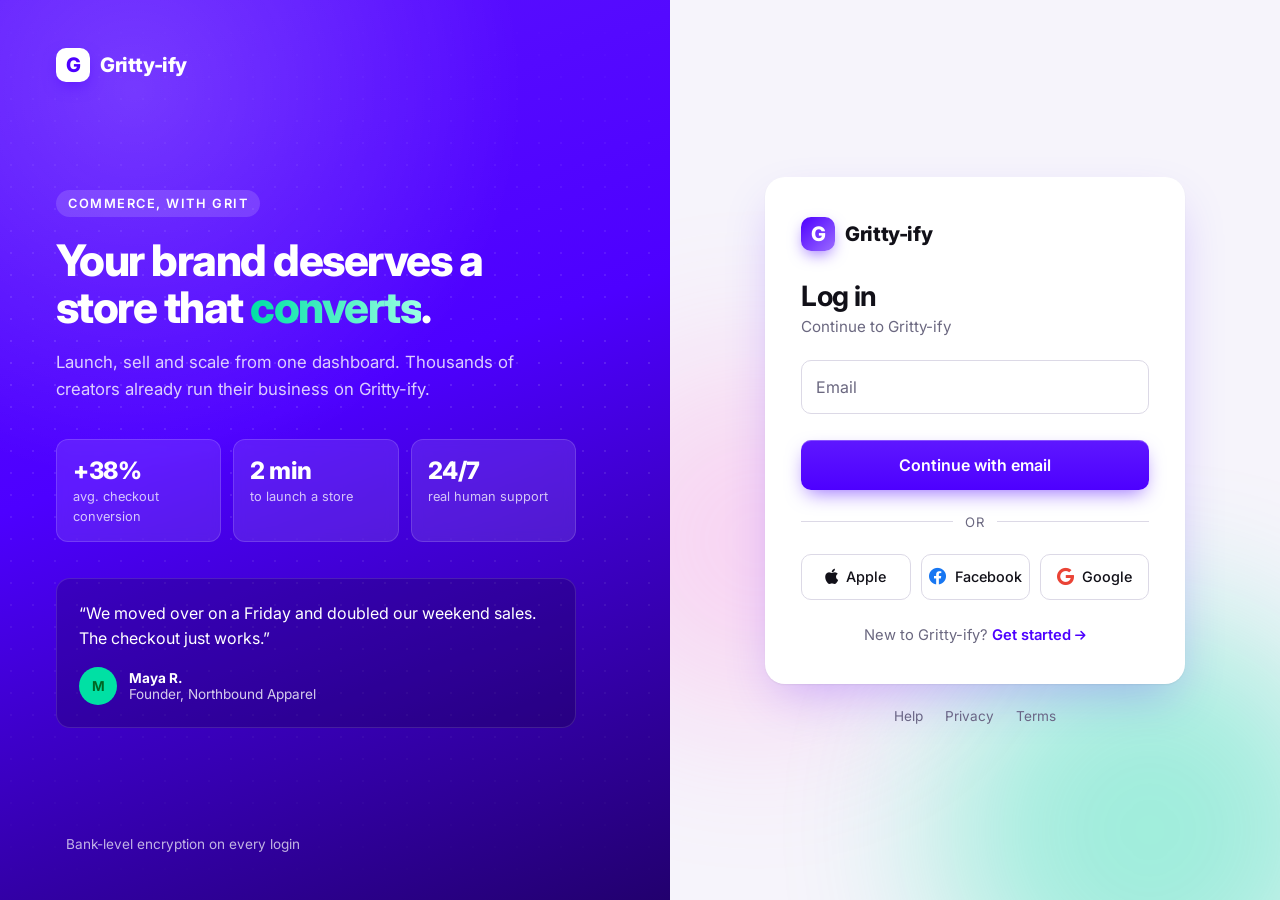
<file: devproject/login.html>
<!DOCTYPE html>
<html lang="en">
<head>
    <meta charset="UTF-8">
    <meta name="viewport" content="width=device-width, initial-scale=1.0">
    <meta name="description" content="Log in to your Gritty-ify account and keep building your brand.">
    <title>Log in — Gritty-ify</title>
    <link rel="preconnect" href="https://fonts.googleapis.com">
    <link rel="preconnect" href="https://fonts.gstatic.com" crossorigin>
    <link href="https://fonts.googleapis.com/css2?family=Inter:wght@400;500;600;700;800&display=swap" rel="stylesheet">
    <link rel="stylesheet" href="./ressources/css/all.min.css">
    <link rel="stylesheet" href="./ressources/css/login.css">
</head>
<body>
    <!-- Animated brand background -->
    <div class="bg" aria-hidden="true">
        <span class="blob blob-1"></span>
        <span class="blob blob-2"></span>
        <span class="blob blob-3"></span>
    </div>

    <main class="shell">
        <!-- Left: marketing panel (hidden on small screens) -->
        <section class="pitch" aria-label="Why Gritty-ify">
            <a class="brand brand-light" href="./index.html">
                <span class="brand-mark">G</span> Gritty-ify
            </a>

            <div class="pitch-body">
                <p class="eyebrow">Commerce, with grit</p>
                <h1>Your brand deserves a store that <span class="accent">converts</span>.</h1>
                <p class="lede">Launch, sell and scale from one dashboard. Thousands of creators already run their business on Gritty-ify.</p>

                <ul class="stats">
                    <li><strong>+38%</strong><span>avg. checkout conversion</span></li>
                    <li><strong>2 min</strong><span>to launch a store</span></li>
                    <li><strong>24/7</strong><span>real human support</span></li>
                </ul>

                <figure class="quote">
                    <blockquote>“We moved over on a Friday and doubled our weekend sales. The checkout just works.”</blockquote>
                    <figcaption>
                        <span class="avatar">M</span>
                        <span><strong>Maya R.</strong><br>Founder, Northbound Apparel</span>
                    </figcaption>
                </figure>
            </div>

            <p class="pitch-foot"><i class="fa-solid fa-shield-halved"></i> Bank-level encryption on every login</p>
        </section>

        <!-- Right: login card -->
        <section class="card-wrap">
            <div class="card" role="region" aria-labelledby="login-title">
                <a class="brand" href="./index.html">
                    <span class="brand-mark">G</span> Gritty-ify
                </a>

                <h2 id="login-title">Log in</h2>
                <p class="subtitle" id="login-subtitle">Continue to Gritty-ify</p>

                <form id="login-form" novalidate>
                    <!-- Step 1: email -->
                    <div class="step" data-step="email">
                        <div class="field">
                            <input type="email" id="email" name="email" autocomplete="email" placeholder=" " required>
                            <label for="email">Email</label>
                        </div>
                        <p class="error" id="email-error" role="alert"></p>
                    </div>

                    <!-- Step 2: password -->
                    <div class="step" data-step="password" hidden>
                        <button type="button" class="chip" id="edit-email">
                            <i class="fa-regular fa-user"></i>
                            <span id="email-chip"></span>
                            <i class="fa-solid fa-pen"></i>
                        </button>
                        <div class="field">
                            <input type="password" id="password" name="password" autocomplete="current-password" placeholder=" " required minlength="6">
                            <label for="password">Password</label>
                            <button type="button" class="toggle-pw" id="toggle-pw" aria-label="Show password">
                                <i class="fa-regular fa-eye"></i>
                            </button>
                        </div>
                        <p class="error" id="password-error" role="alert"></p>
                        <div class="row">
                            <label class="check"><input type="checkbox" name="remember" checked> Remember me</label>
                            <a href="#" class="link">Forgot password?</a>
                        </div>
                    </div>

                    <button type="submit" class="btn-primary" id="submit-btn">
                        <span class="btn-label">Continue with email</span>
                        <span class="spinner" aria-hidden="true"></span>
                    </button>
                </form>

                <div class="divider"><span>or</span></div>

                <div class="socials">
                    <button type="button" class="btn-social"><i class="fa-brands fa-apple"></i><span>Apple</span></button>
                    <button type="button" class="btn-social"><i class="fa-brands fa-facebook" style="color:#1877F2"></i><span>Facebook</span></button>
                    <button type="button" class="btn-social"><i class="fa-brands fa-google" style="color:#EA4335"></i><span>Google</span></button>
                </div>

                <p class="signup">New to Gritty-ify? <a href="#" class="link">Get started <i class="fa-solid fa-arrow-right"></i></a></p>

                <div class="success" id="success" hidden>
                    <i class="fa-solid fa-circle-check"></i>
                    <h3>Welcome back!</h3>
                    <p>Redirecting you to your dashboard…</p>
                </div>
            </div>

            <footer class="legal">
                <a href="#">Help</a>
                <a href="#">Privacy</a>
                <a href="#">Terms</a>
            </footer>
        </section>
    </main>

    <script src="./ressources/js/login.js"></script>
</body>
</html>
</file>
<file: devproject/ressources/css/index.css>
.banner {

    background-color: #4D00FF;
    color: bisque;
    margin: top 40px;
    text-align: center;
    padding: 100px 0px;
}
.image{
    height: 200px;
    width: 200px;
    border: 3px blue;
    filter: drop-shadow(3px 3px 3px black);
}
#Gritter {
    color: #4D00FF;
    font-size: 100px;
}
.bold {
    font-weight: 900;
}
.Navbar {
    background-color: white;
    position: fixed;
    top:0;
    width: 100%;
}
.Navbar li {
    display: inline-block;
    padding: 0 20px;
}
.Navbar a {
    text-decoration: none;
    color: black;
}
a.blue {
    color: blue;
}
#greets ul {
    list-style-type: none ;

}
.gritter-section {
    padding: 20px 50px;
}
.avatar {
    background-image: url(../images/mstr.png);
    background-size: cover;
    height: 50px;
    width: 50px ;
    border-radius: 50%;
    display: inline-block;
    vertical-align: middle;
}
</file>
<file: devproject/ressources/css/landing.css>
/* ===== Gritty-ify landing ===== */
:root {
    --brand: #4D00FF;
    --brand-dark: #3A00C2;
    --brand-soft: #EEE6FF;
    --accent: #00E0A4;
    --ink: #111018;
    --muted: #6B6880;
    --line: #DCD9E6;
    --card: #FFFFFF;
    --bg: #F6F4FB;
    --error: #D72C0D;
    --radius: 16px;
    --shadow: 0 1px 2px rgba(17, 16, 24, .06), 0 24px 60px -18px rgba(77, 0, 255, .3);
}

* { box-sizing: border-box; margin: 0; padding: 0; }
html { scroll-behavior: smooth; }
body {
    font-family: "Inter", system-ui, -apple-system, "Segoe UI", Roboto, sans-serif;
    color: var(--ink);
    background: var(--bg);
    min-height: 100vh;
    -webkit-font-smoothing: antialiased;
    overflow-x: hidden;
}
a { color: inherit; }

/* Background blobs */
.bg { position: fixed; inset: 0; z-index: -1; overflow: hidden; }
.blob { position: absolute; border-radius: 50%; filter: blur(90px); opacity: .5; animation: float 20s ease-in-out infinite alternate; }
.blob-1 { width: 560px; height: 560px; background: #8A5CFF; top: -180px; left: -140px; }
.blob-2 { width: 440px; height: 440px; background: var(--accent); bottom: -160px; right: -100px; opacity: .3; animation-delay: -7s; }
.blob-3 { width: 380px; height: 380px; background: #FF7AD9; top: 45%; left: 50%; opacity: .22; animation-delay: -13s; }
@keyframes float { to { transform: translate(70px, 50px) scale(1.12); } }

/* Topbar */
.topbar {
    display: flex; align-items: center; justify-content: space-between;
    padding: 22px clamp(20px, 5vw, 64px);
}
.brand { display: inline-flex; align-items: center; gap: 10px; font-weight: 800; font-size: 1.25rem; letter-spacing: -.02em; text-decoration: none; }
.brand-mark {
    display: grid; place-items: center; width: 34px; height: 34px; border-radius: 10px;
    background: linear-gradient(135deg, var(--brand), #9B6BFF); color: #fff; font-weight: 800;
    box-shadow: 0 6px 16px -4px rgba(77, 0, 255, .6);
}
.nav-cta { font-weight: 600; font-size: .95rem; text-decoration: none; color: var(--brand); }
.nav-cta .fa-arrow-right { font-size: .75rem; transition: transform .15s; }
.nav-cta:hover .fa-arrow-right { transform: translateX(3px); }

/* Hero layout */
.hero {
    display: grid;
    grid-template-columns: 1.05fr .95fr;
    gap: clamp(32px, 6vw, 80px);
    align-items: center;
    max-width: 1200px;
    margin: 0 auto;
    padding: clamp(32px, 6vw, 72px) clamp(20px, 5vw, 64px);
}
.eyebrow {
    display: inline-block; font-size: .8rem; font-weight: 600; text-transform: uppercase;
    letter-spacing: .12em; color: var(--brand);
    padding: 6px 12px; border-radius: 999px; background: var(--brand-soft); margin-bottom: 20px;
}
.hero h1 { font-size: clamp(2.2rem, 4.4vw, 3.6rem); line-height: 1.06; letter-spacing: -.035em; font-weight: 800; }
.accent {
    background: linear-gradient(90deg, var(--brand), #9B6BFF);
    -webkit-background-clip: text; background-clip: text; color: transparent;
}
.lede { margin-top: 20px; font-size: 1.1rem; line-height: 1.6; color: var(--muted); max-width: 30ch; }

.ticks { list-style: none; margin: 28px 0; display: grid; gap: 12px; }
.ticks li { display: flex; align-items: center; gap: 10px; font-weight: 500; }
.ticks i { display: grid; place-items: center; width: 22px; height: 22px; border-radius: 50%; background: var(--accent); color: #063; font-size: .7rem; }

.proof { display: flex; align-items: center; gap: 14px; }
.avatars { display: flex; }
.avatars span {
    display: grid; place-items: center; width: 38px; height: 38px; border-radius: 50%;
    background: linear-gradient(135deg, var(--brand), #9B6BFF); color: #fff; font-weight: 700; font-size: .9rem;
    border: 2px solid var(--bg); margin-left: -10px;
}
.avatars span:first-child { margin-left: 0; }
.proof p { font-size: .92rem; color: var(--muted); }
.proof strong { color: var(--ink); }

/* Signup card */
.signup-wrap { display: flex; justify-content: center; }
.signup {
    width: 100%; max-width: 420px; padding: 36px 32px;
    background: var(--card); border-radius: 20px; box-shadow: var(--shadow); position: relative;
    animation: rise .6s cubic-bezier(.2, .8, .2, 1) both;
}
@keyframes rise { from { opacity: 0; transform: translateY(18px); } }
.signup h2 { font-size: 1.6rem; font-weight: 700; letter-spacing: -.02em; }
.form-sub { margin-top: 4px; margin-bottom: 22px; color: var(--muted); font-size: .95rem; }

.field { position: relative; }
.field input {
    width: 100%; height: 54px; padding: 22px 14px 6px; font: inherit; font-size: 1rem;
    background: #fff; border: 1.5px solid var(--line); border-radius: 10px; outline: none;
    transition: border-color .15s, box-shadow .15s;
}
.field label { position: absolute; left: 15px; top: 50%; transform: translateY(-50%); color: var(--muted); pointer-events: none; transition: all .15s ease; }
.field input:focus, .field input:not(:placeholder-shown) { border-color: var(--brand); }
.field input:focus { box-shadow: 0 0 0 4px rgba(77, 0, 255, .15); }
.field input:focus + label, .field input:not(:placeholder-shown) + label { top: 16px; font-size: .72rem; font-weight: 600; color: var(--brand); }
.field.invalid input { border-color: var(--error); box-shadow: 0 0 0 4px rgba(215, 44, 13, .1); }
.field.invalid label { color: var(--error); }
.error { min-height: 20px; margin: 4px 0 6px; font-size: .83rem; color: var(--error); }

.btn-primary {
    position: relative; width: 100%; height: 52px; margin-top: 6px; font: inherit; font-weight: 600; font-size: 1rem;
    color: #fff; background: linear-gradient(180deg, #5E17FF, var(--brand)); border: 0; border-radius: 10px; cursor: pointer;
    box-shadow: 0 1px 0 rgba(255, 255, 255, .25) inset, 0 8px 20px -6px rgba(77, 0, 255, .6);
    transition: transform .1s, box-shadow .2s, filter .2s;
}
.btn-primary:hover { filter: brightness(1.08); box-shadow: 0 1px 0 rgba(255, 255, 255, .25) inset, 0 12px 26px -6px rgba(77, 0, 255, .7); }
.btn-primary:active { transform: translateY(1px); }
.btn-primary:focus-visible { outline: 3px solid rgba(77, 0, 255, .35); outline-offset: 2px; }
.btn-primary[disabled] { cursor: default; }
.spinner {
    display: none; position: absolute; inset: 0; margin: auto; width: 22px; height: 22px;
    border: 2.5px solid rgba(255, 255, 255, .4); border-top-color: #fff; border-radius: 50%; animation: spin .7s linear infinite;
}
.btn-primary.loading .btn-label { visibility: hidden; }
.btn-primary.loading .spinner { display: block; }
@keyframes spin { to { transform: rotate(360deg); } }

.fineprint { margin-top: 16px; text-align: center; font-size: .8rem; color: var(--muted); }
.fineprint a { color: var(--brand); text-decoration: none; }
.fineprint a:hover { text-decoration: underline; }

.success {
    position: absolute; inset: 0; display: flex; flex-direction: column; align-items: center; justify-content: center;
    gap: 8px; text-align: center; padding: 24px; background: #fff; border-radius: 20px; animation: rise .3s ease both;
}
.success[hidden] { display: none; }
.success i { font-size: 3rem; color: var(--accent); }
.success p { color: var(--muted); }

.foot {
    display: flex; align-items: center; justify-content: space-between; flex-wrap: wrap; gap: 12px;
    max-width: 1200px; margin: 0 auto; padding: 24px clamp(20px, 5vw, 64px); font-size: .88rem; color: var(--muted);
}
.foot-links { display: flex; gap: 20px; }
.foot-links a { text-decoration: none; }
.foot-links a:hover { color: var(--ink); }

@media (max-width: 880px) {
    .hero { grid-template-columns: 1fr; }
    .lede { max-width: none; }
    .hero-copy { text-align: center; }
    .ticks { justify-items: center; }
    .proof { justify-content: center; }
    .eyebrow { margin-inline: auto; }
}
@media (max-width: 480px) {
    .signup { padding: 28px 20px; }
    .nav-cta { display: none; }
}
@media (prefers-reduced-motion: reduce) {
    *, *::before, *::after { animation: none !important; transition: none !important; scroll-behavior: auto; }
}
</file>
<file: devproject/ressources/css/login.css>
/* ===== Gritty-ify login ===== */
:root {
    --brand: #4D00FF;
    --brand-dark: #3A00C2;
    --brand-soft: #EEE6FF;
    --accent: #00E0A4;
    --ink: #111018;
    --muted: #6B6880;
    --line: #DCD9E6;
    --card: #FFFFFF;
    --bg: #F6F4FB;
    --error: #D72C0D;
    --radius: 14px;
    --shadow: 0 1px 2px rgba(17, 16, 24, .06), 0 20px 50px -12px rgba(77, 0, 255, .25);
}

* { box-sizing: border-box; margin: 0; padding: 0; }

html, body { height: 100%; }

body {
    font-family: "Inter", system-ui, -apple-system, "Segoe UI", Roboto, sans-serif;
    color: var(--ink);
    background: var(--bg);
    -webkit-font-smoothing: antialiased;
    overflow-x: hidden;
}

a { color: inherit; }

/* ---- Background blobs ---- */
.bg { position: fixed; inset: 0; z-index: -1; overflow: hidden; }
.blob {
    position: absolute;
    border-radius: 50%;
    filter: blur(80px);
    opacity: .55;
    animation: float 18s ease-in-out infinite alternate;
}
.blob-1 { width: 520px; height: 520px; background: #8A5CFF; top: -160px; left: -120px; }
.blob-2 { width: 420px; height: 420px; background: var(--accent); bottom: -140px; right: -80px; opacity: .35; animation-delay: -6s; }
.blob-3 { width: 360px; height: 360px; background: #FF7AD9; top: 40%; left: 45%; opacity: .25; animation-delay: -12s; }

@keyframes float {
    to { transform: translate(60px, 40px) scale(1.1); }
}

/* ---- Layout ---- */
.shell {
    min-height: 100%;
    display: grid;
    grid-template-columns: 1.1fr 1fr;
}

/* ---- Brand ---- */
.brand {
    display: inline-flex;
    align-items: center;
    gap: 10px;
    font-weight: 800;
    font-size: 1.25rem;
    letter-spacing: -.02em;
    text-decoration: none;
    color: var(--ink);
}
.brand-mark {
    display: grid;
    place-items: center;
    width: 34px;
    height: 34px;
    border-radius: 10px;
    background: linear-gradient(135deg, var(--brand), #9B6BFF);
    color: #fff;
    font-weight: 800;
    box-shadow: 0 6px 16px -4px rgba(77, 0, 255, .6);
}
.brand-light { color: #fff; }
.brand-light .brand-mark { background: #fff; color: var(--brand); }

/* ---- Marketing panel ---- */
.pitch {
    position: relative;
    display: flex;
    flex-direction: column;
    justify-content: space-between;
    padding: 48px 56px;
    color: #fff;
    background:
        radial-gradient(circle at 20% 10%, rgba(255, 255, 255, .18), transparent 40%),
        linear-gradient(160deg, #5B12FF 0%, var(--brand) 45%, #22006E 100%);
    overflow: hidden;
}
.pitch::after {
    content: "";
    position: absolute;
    inset: 0;
    background-image: radial-gradient(rgba(255, 255, 255, .12) 1px, transparent 1px);
    background-size: 22px 22px;
    mask-image: linear-gradient(to bottom, transparent, #000 40%, transparent);
    pointer-events: none;
}
.pitch > * { position: relative; z-index: 1; }

.pitch-body { max-width: 520px; }
.eyebrow {
    display: inline-block;
    font-size: .8rem;
    font-weight: 600;
    text-transform: uppercase;
    letter-spacing: .12em;
    padding: 6px 12px;
    border-radius: 999px;
    background: rgba(255, 255, 255, .14);
    margin-bottom: 20px;
}
.pitch h1 {
    font-size: clamp(2rem, 3.4vw, 3.1rem);
    line-height: 1.08;
    letter-spacing: -.035em;
    font-weight: 800;
}
.accent {
    background: linear-gradient(90deg, var(--accent), #9CFFE3);
    -webkit-background-clip: text;
    background-clip: text;
    color: transparent;
}
.lede {
    margin-top: 18px;
    font-size: 1.05rem;
    line-height: 1.6;
    color: rgba(255, 255, 255, .8);
}

.stats {
    list-style: none;
    display: grid;
    grid-template-columns: repeat(3, 1fr);
    gap: 12px;
    margin: 36px 0;
}
.stats li {
    padding: 16px;
    border-radius: 12px;
    background: rgba(255, 255, 255, .1);
    border: 1px solid rgba(255, 255, 255, .15);
    backdrop-filter: blur(6px);
}
.stats strong { display: block; font-size: 1.5rem; font-weight: 800; letter-spacing: -.02em; }
.stats span { font-size: .8rem; color: rgba(255, 255, 255, .75); }

.quote {
    padding: 22px;
    border-radius: var(--radius);
    background: rgba(0, 0, 0, .18);
    border: 1px solid rgba(255, 255, 255, .12);
}
.quote blockquote { font-size: 1rem; line-height: 1.55; }
.quote figcaption {
    display: flex;
    align-items: center;
    gap: 12px;
    margin-top: 16px;
    font-size: .85rem;
    color: rgba(255, 255, 255, .8);
}
.quote strong { color: #fff; }
.avatar {
    display: grid;
    place-items: center;
    width: 38px;
    height: 38px;
    border-radius: 50%;
    background: var(--accent);
    color: #062;
    font-weight: 700;
}
.pitch-foot { font-size: .85rem; color: rgba(255, 255, 255, .7); }
.pitch-foot i { margin-right: 6px; }

/* ---- Card ---- */
.card-wrap {
    display: flex;
    flex-direction: column;
    align-items: center;
    justify-content: center;
    padding: 40px 24px;
}
.card {
    position: relative;
    width: 100%;
    max-width: 420px;
    padding: 40px 36px;
    background: var(--card);
    border-radius: 20px;
    box-shadow: var(--shadow);
    animation: rise .6s cubic-bezier(.2, .8, .2, 1) both;
}
@keyframes rise {
    from { opacity: 0; transform: translateY(16px); }
}
.card h2 {
    margin-top: 28px;
    font-size: 1.75rem;
    font-weight: 700;
    letter-spacing: -.02em;
}
.subtitle { margin-top: 4px; color: var(--muted); font-size: .95rem; }

form { margin-top: 24px; }
.step { animation: fade .3s ease both; }
@keyframes fade { from { opacity: 0; transform: translateX(8px); } }

/* Floating label input */
.field { position: relative; }
.field input {
    width: 100%;
    height: 54px;
    padding: 22px 44px 6px 14px;
    font: inherit;
    font-size: 1rem;
    color: var(--ink);
    background: #fff;
    border: 1.5px solid var(--line);
    border-radius: 10px;
    outline: none;
    transition: border-color .15s, box-shadow .15s;
}
.field label {
    position: absolute;
    left: 15px;
    top: 50%;
    transform: translateY(-50%);
    color: var(--muted);
    pointer-events: none;
    transition: all .15s ease;
}
.field input:focus,
.field input:not(:placeholder-shown) { border-color: var(--brand); }
.field input:focus { box-shadow: 0 0 0 4px rgba(77, 0, 255, .15); }
.field input:focus + label,
.field input:not(:placeholder-shown) + label {
    top: 16px;
    font-size: .72rem;
    font-weight: 600;
    color: var(--brand);
}
.field.invalid input { border-color: var(--error); box-shadow: 0 0 0 4px rgba(215, 44, 13, .1); }
.field.invalid label { color: var(--error); }

.toggle-pw {
    position: absolute;
    right: 8px;
    top: 50%;
    transform: translateY(-50%);
    width: 36px;
    height: 36px;
    border: 0;
    border-radius: 8px;
    background: transparent;
    color: var(--muted);
    cursor: pointer;
}
.toggle-pw:hover { background: var(--brand-soft); color: var(--brand); }

.error { min-height: 20px; margin-top: 6px; font-size: .83rem; color: var(--error); }

.chip {
    display: inline-flex;
    align-items: center;
    gap: 8px;
    max-width: 100%;
    margin-bottom: 14px;
    padding: 8px 12px;
    font: inherit;
    font-size: .88rem;
    color: var(--ink);
    background: var(--bg);
    border: 1px solid var(--line);
    border-radius: 999px;
    cursor: pointer;
}
.chip span { overflow: hidden; text-overflow: ellipsis; white-space: nowrap; }
.chip .fa-pen { font-size: .7rem; color: var(--muted); }
.chip:hover { border-color: var(--brand); }

.row {
    display: flex;
    justify-content: space-between;
    align-items: center;
    margin-bottom: 18px;
    font-size: .88rem;
}
.check { display: inline-flex; align-items: center; gap: 8px; cursor: pointer; }
.check input { accent-color: var(--brand); width: 16px; height: 16px; }

.link { color: var(--brand); font-weight: 600; text-decoration: none; }
.link:hover { text-decoration: underline; }

/* Primary button */
.btn-primary {
    position: relative;
    width: 100%;
    height: 50px;
    font: inherit;
    font-weight: 600;
    font-size: 1rem;
    color: #fff;
    background: linear-gradient(180deg, #5E17FF, var(--brand));
    border: 0;
    border-radius: 10px;
    cursor: pointer;
    box-shadow: 0 1px 0 rgba(255, 255, 255, .25) inset, 0 8px 20px -6px rgba(77, 0, 255, .6);
    transition: transform .1s, box-shadow .2s, filter .2s;
}
.btn-primary:hover { filter: brightness(1.08); box-shadow: 0 1px 0 rgba(255, 255, 255, .25) inset, 0 12px 26px -6px rgba(77, 0, 255, .7); }
.btn-primary:active { transform: translateY(1px); }
.btn-primary:focus-visible { outline: 3px solid rgba(77, 0, 255, .35); outline-offset: 2px; }

.spinner {
    display: none;
    position: absolute;
    inset: 0;
    margin: auto;
    width: 22px;
    height: 22px;
    border: 2.5px solid rgba(255, 255, 255, .4);
    border-top-color: #fff;
    border-radius: 50%;
    animation: spin .7s linear infinite;
}
.btn-primary.loading .btn-label { visibility: hidden; }
.btn-primary.loading .spinner { display: block; }
@keyframes spin { to { transform: rotate(360deg); } }

/* Divider */
.divider {
    display: flex;
    align-items: center;
    gap: 12px;
    margin: 24px 0;
    color: var(--muted);
    font-size: .82rem;
    text-transform: uppercase;
    letter-spacing: .08em;
}
.divider::before, .divider::after { content: ""; flex: 1; height: 1px; background: var(--line); }

/* Social buttons */
.socials { display: grid; grid-template-columns: repeat(3, 1fr); gap: 10px; }
.btn-social {
    display: flex;
    align-items: center;
    justify-content: center;
    gap: 8px;
    height: 46px;
    font: inherit;
    font-size: .9rem;
    font-weight: 500;
    color: var(--ink);
    background: #fff;
    border: 1.5px solid var(--line);
    border-radius: 10px;
    cursor: pointer;
    transition: border-color .15s, background .15s, transform .1s;
}
.btn-social i { font-size: 1.1rem; }
.btn-social:hover { border-color: var(--ink); background: #FAFAFC; }
.btn-social:active { transform: translateY(1px); }

.signup { margin-top: 26px; text-align: center; font-size: .92rem; color: var(--muted); }
.signup .fa-arrow-right { font-size: .75rem; transition: transform .15s; }
.signup a:hover .fa-arrow-right { transform: translateX(3px); }

/* Success overlay */
.success {
    position: absolute;
    inset: 0;
    display: flex;
    flex-direction: column;
    align-items: center;
    justify-content: center;
    gap: 8px;
    text-align: center;
    background: #fff;
    border-radius: 20px;
    animation: fade .3s ease both;
}
.success[hidden] { display: none; }
.success i { font-size: 3rem; color: var(--accent); }
.success p { color: var(--muted); }

.legal { display: flex; gap: 22px; margin-top: 24px; font-size: .85rem; }
.legal a { color: var(--muted); text-decoration: none; }
.legal a:hover { color: var(--ink); }

/* ---- Responsive ---- */
@media (max-width: 960px) {
    .shell { grid-template-columns: 1fr; }
    .pitch { display: none; }
}
@media (max-width: 480px) {
    .card-wrap { padding: 24px 16px; }
    .card { padding: 32px 22px; border-radius: 16px; }
    .socials { grid-template-columns: 1fr; }
}

@media (prefers-reduced-motion: reduce) {
    *, *::before, *::after { animation: none !important; transition: none !important; }
}
</file>
